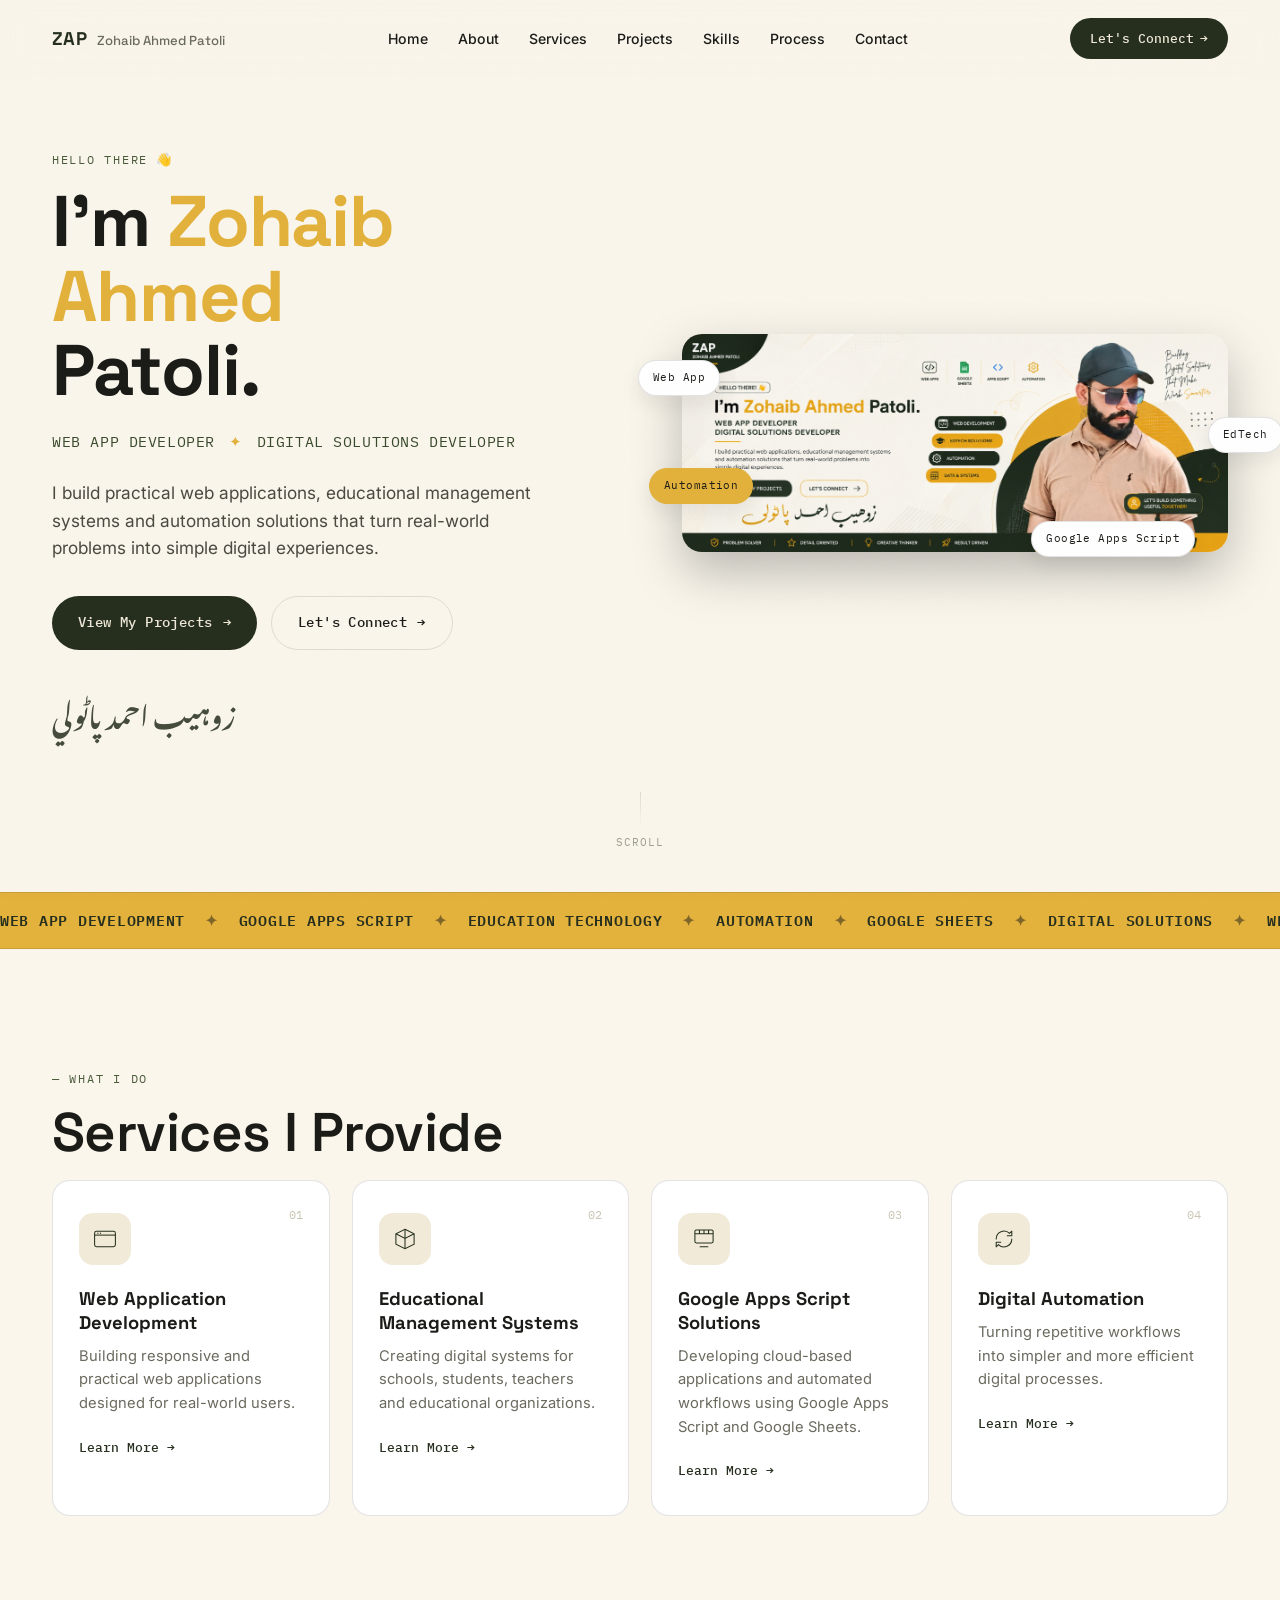
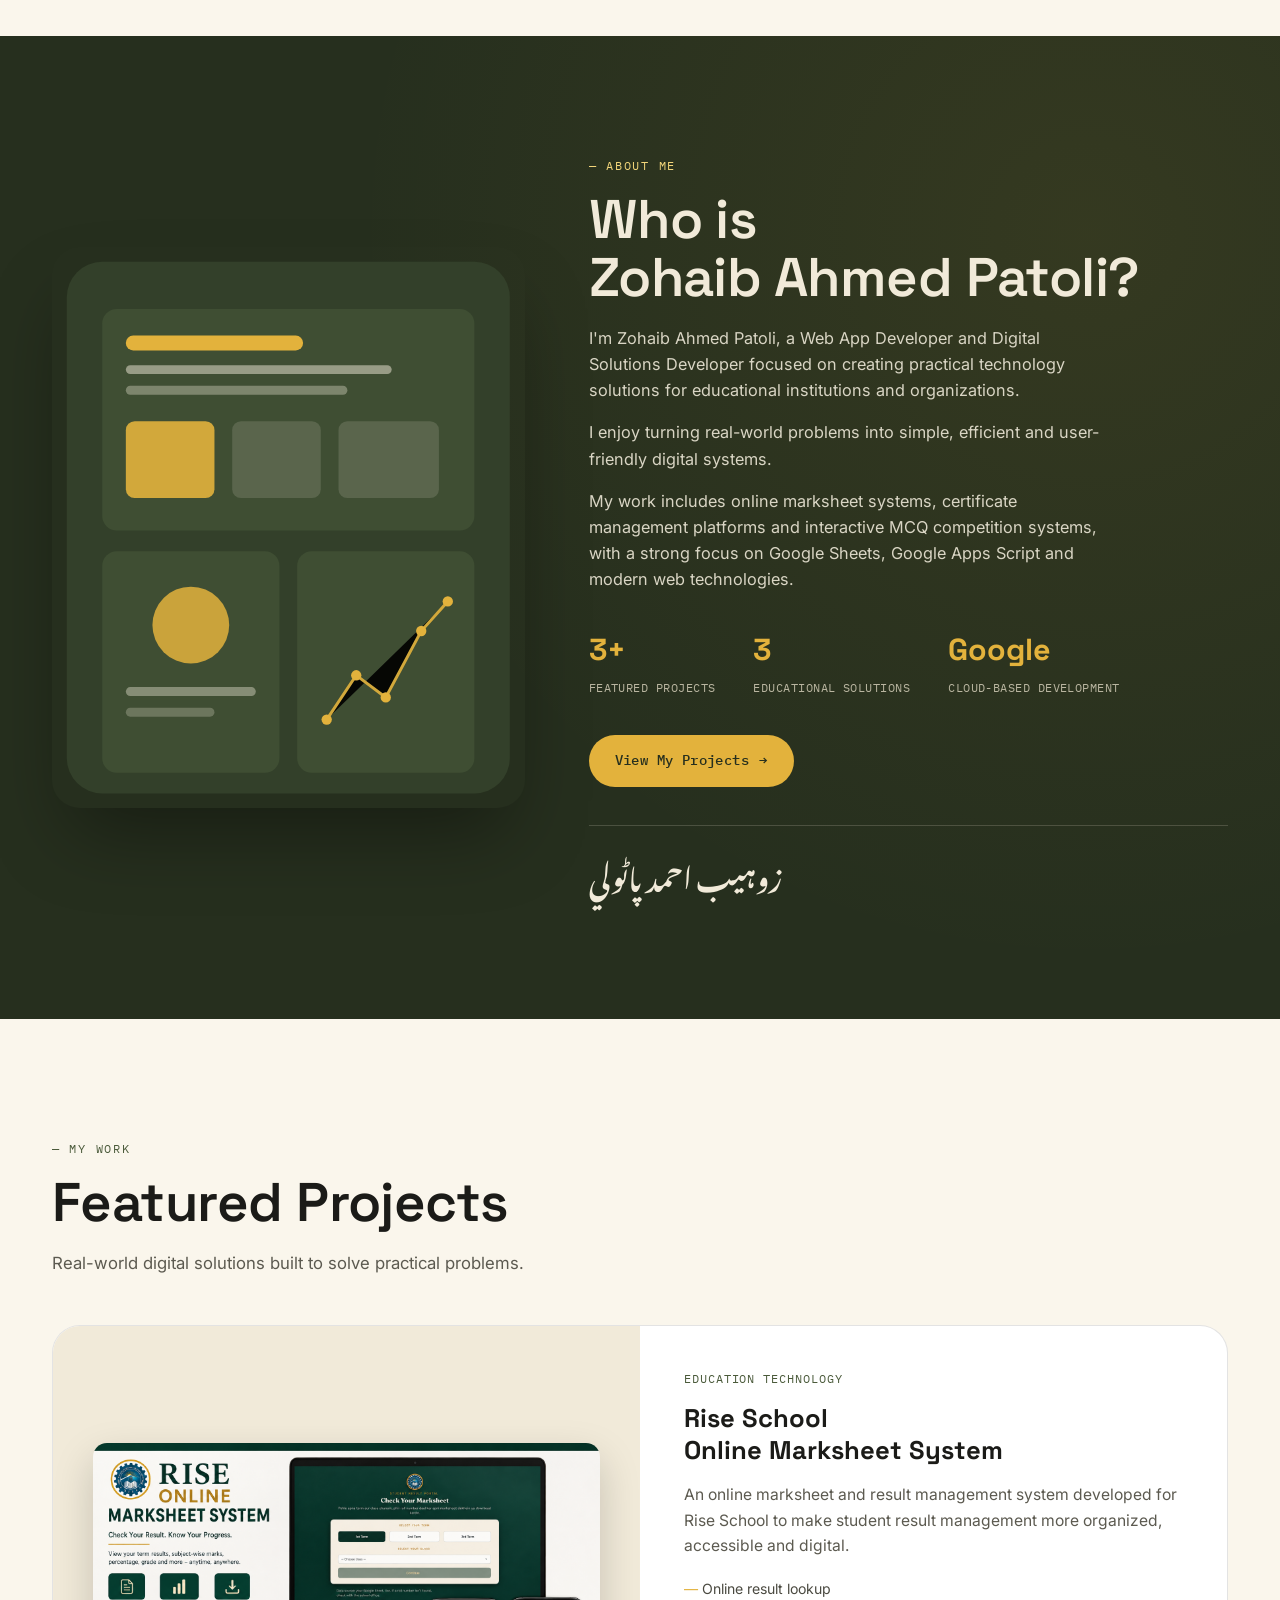
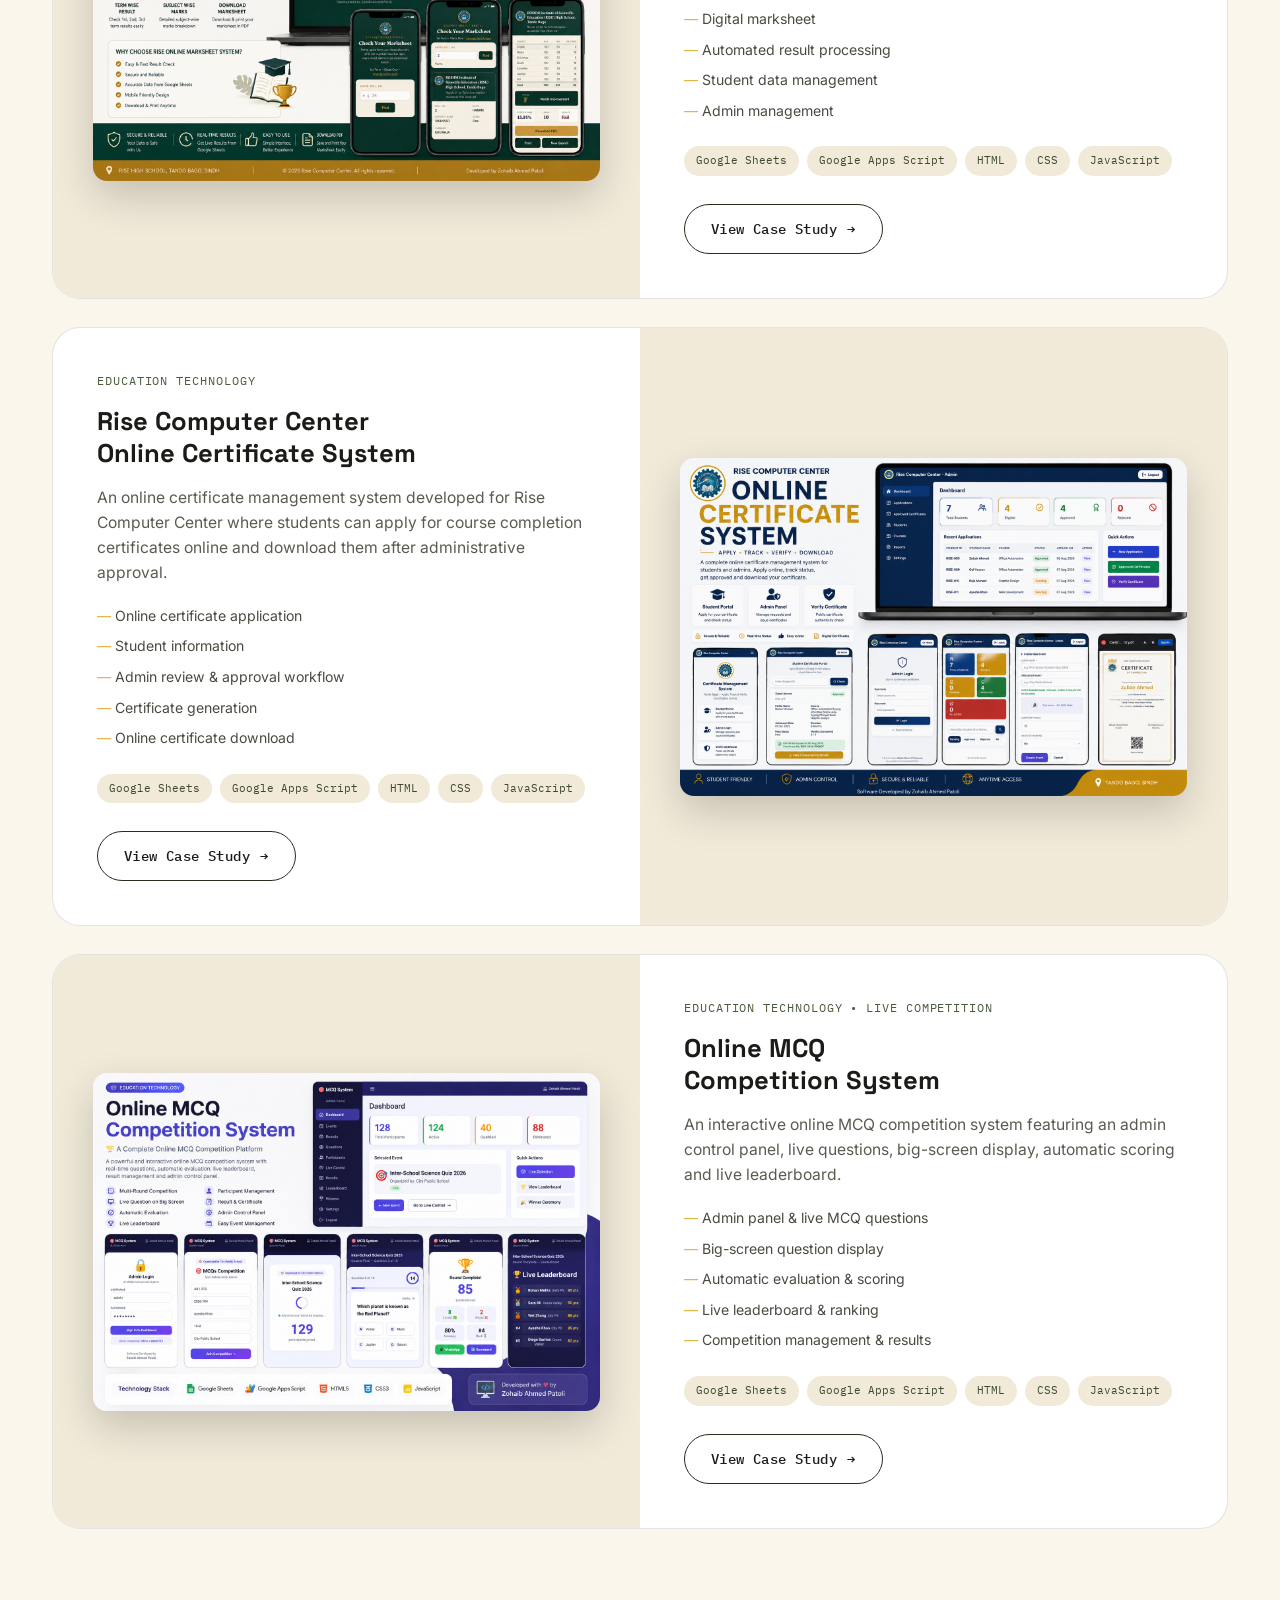
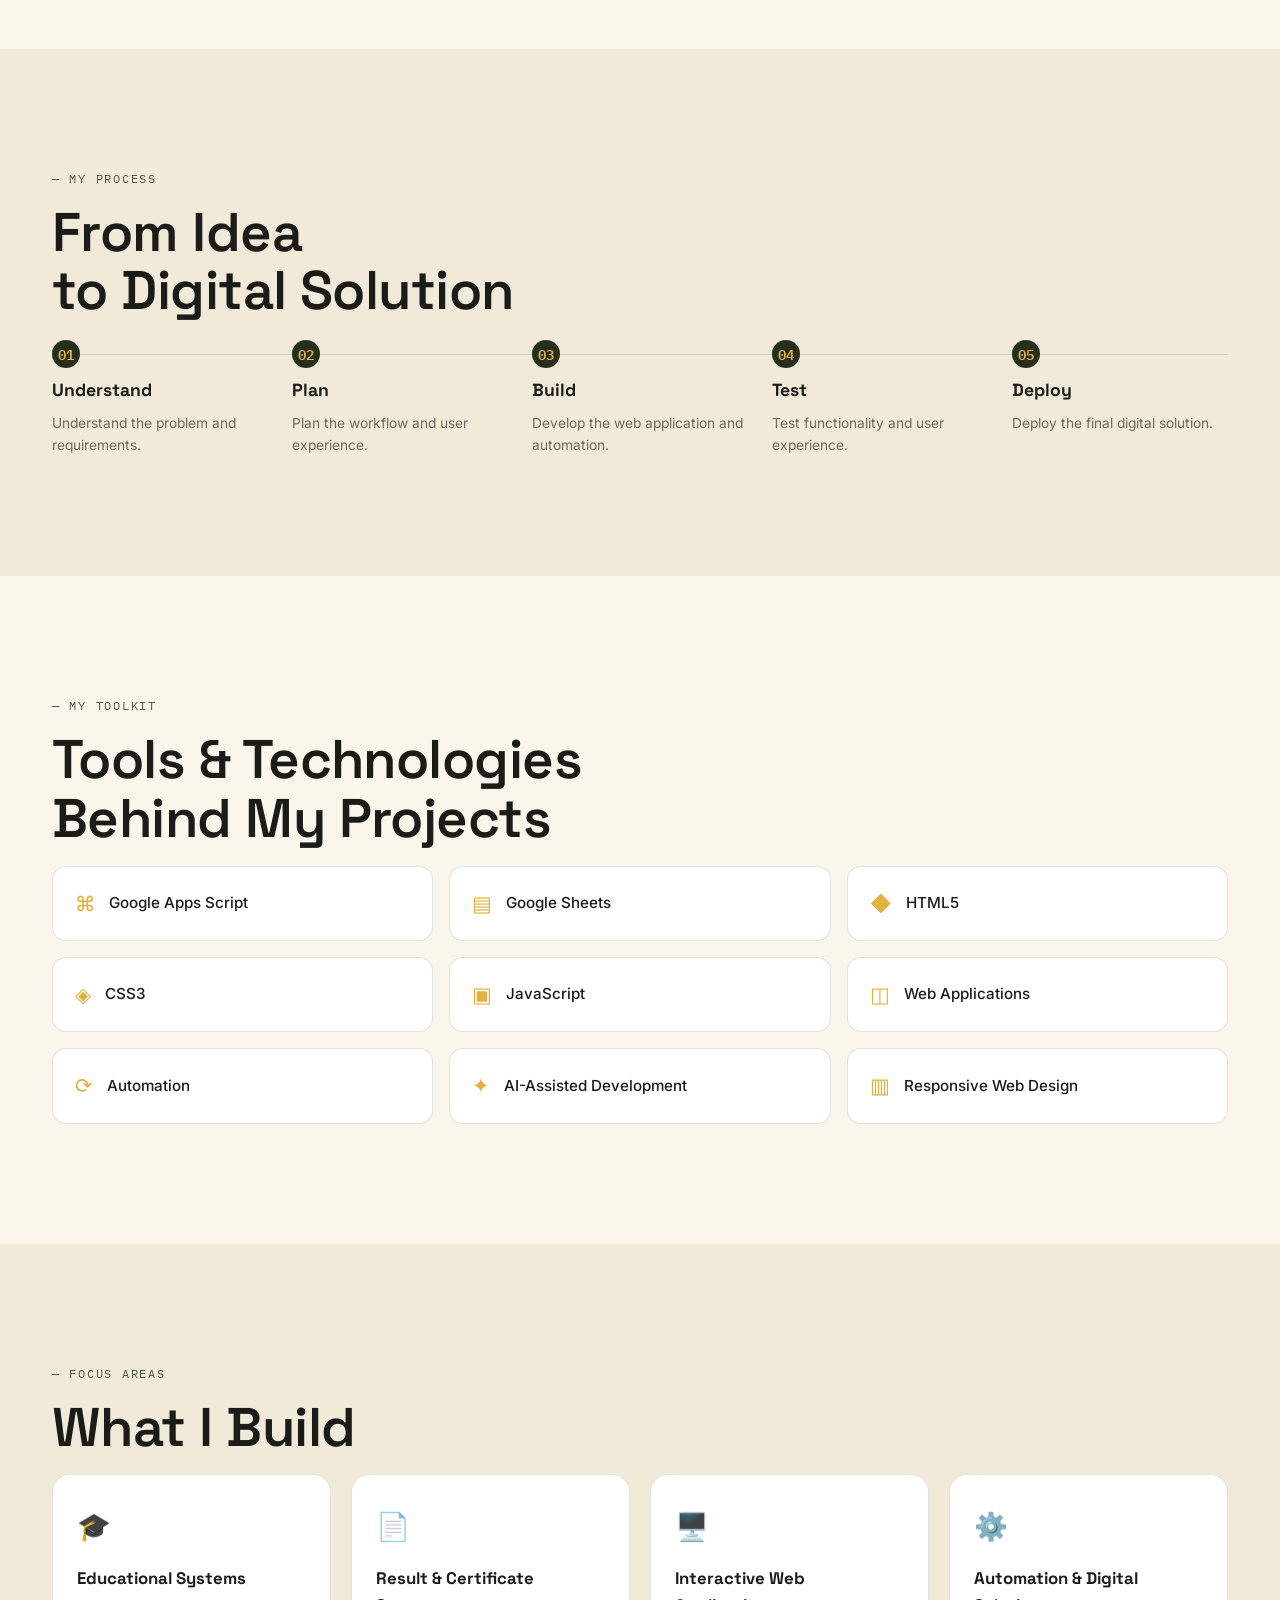
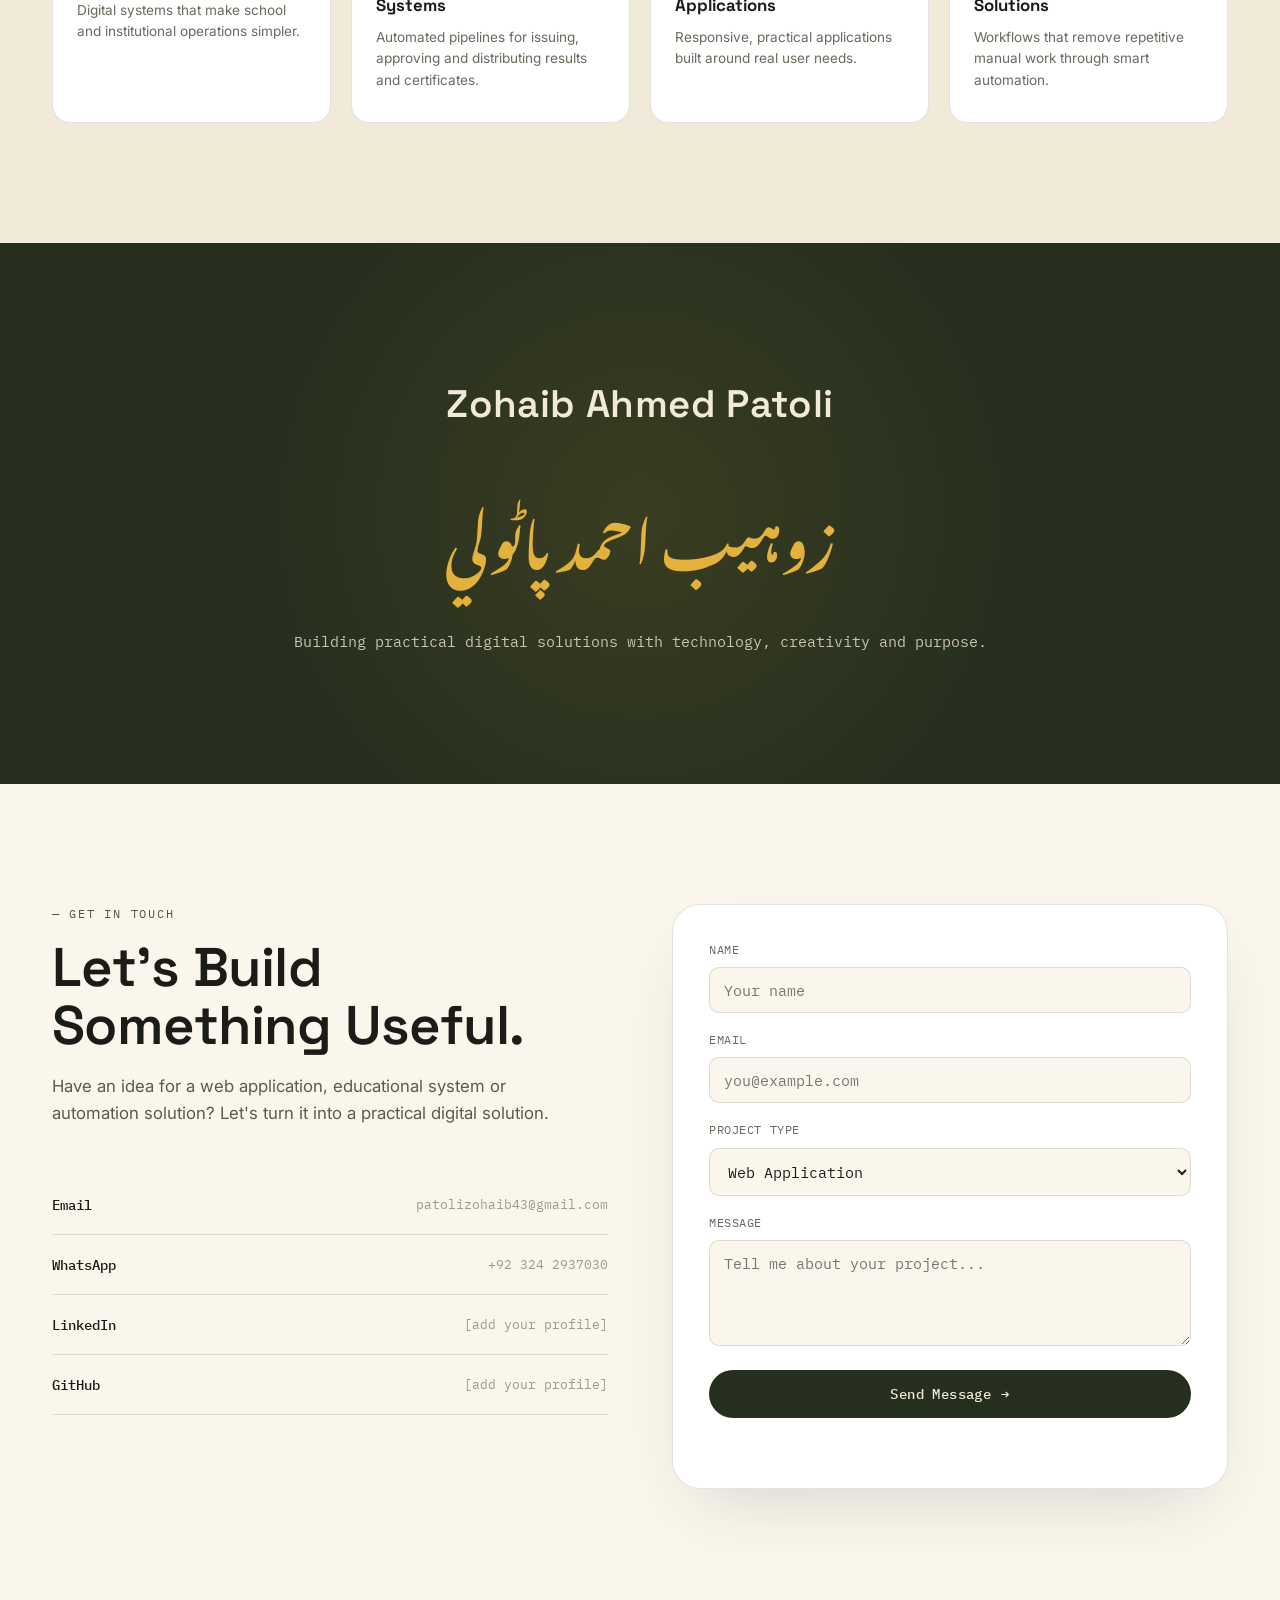
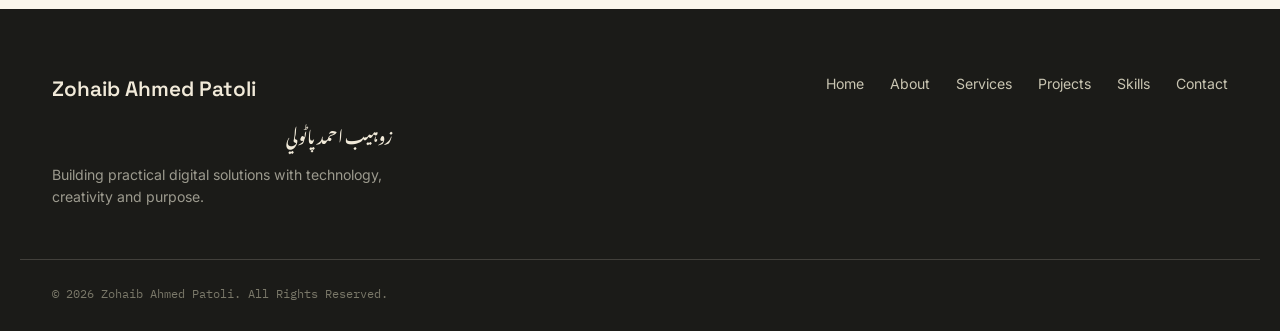
<file: index.html>
<!DOCTYPE html>
<html lang="en">
<head>
<meta charset="UTF-8">
<meta name="viewport" content="width=device-width, initial-scale=1.0">
<title>Zohaib Ahmed Patoli | Web App Developer &amp; Digital Solutions</title>
<meta name="description" content="Portfolio of Zohaib Ahmed Patoli — Web App Developer specializing in Google Apps Script, Google Sheets, automation and practical educational digital solutions.">
<meta property="og:title" content="Zohaib Ahmed Patoli | Web App Developer & Digital Solutions">
<meta property="og:description" content="Practical web applications, educational management systems and automation solutions.">
<meta property="og:type" content="website">
<link rel="icon" href="data:image/svg+xml,<svg xmlns=%22http://www.w3.org/2000/svg%22 viewBox=%220 0 100 100%22><rect width=%22100%22 height=%22100%22 rx=%2222%22 fill=%22%23262F1E%22/><text x=%2250%22 y=%2266%22 font-size=%2250%22 fill=%22%23E3B23C%22 text-anchor=%22middle%22 font-family=%22Georgia%22>Z</text></svg>">
<link rel="preconnect" href="https://fonts.googleapis.com">
<link rel="preconnect" href="https://fonts.gstatic.com" crossorigin>
<link href="https://fonts.googleapis.com/css2?family=Space+Grotesk:wght@400;500;600;700&family=Inter:wght@400;500;600;700&family=IBM+Plex+Mono:wght@400;500;600&family=Noto+Nastaliq+Urdu:wght@400;600;700&display=swap" rel="stylesheet">
<link rel="stylesheet" href="styles.css">
</head>
<body>

<div class="grain"></div>
<div class="cursor-dot" id="cursorDot"></div>

<!-- ============ NAV ============ -->
<nav class="nav" id="nav">
  <div class="nav-inner">
    <a href="#home" class="nav-logo">
      <span class="nav-logo-mark">ZAP</span>
      <span class="nav-logo-full">Zohaib&nbsp;Ahmed&nbsp;Patoli</span>
    </a>
    <ul class="nav-links" id="navLinks">
      <li><a href="#home">Home</a></li>
      <li><a href="#about">About</a></li>
      <li><a href="#services">Services</a></li>
      <li><a href="#projects">Projects</a></li>
      <li><a href="#skills">Skills</a></li>
      <li><a href="#process">Process</a></li>
      <li><a href="#contact">Contact</a></li>
    </ul>
    <a href="#contact" class="nav-cta">Let's Connect <span class="arrow">→</span></a>
    <button class="nav-burger" id="navBurger" aria-label="Open menu" aria-expanded="false">
      <span></span><span></span><span></span>
    </button>
  </div>
  <div class="nav-mobile" id="navMobile">
    <a href="#home">Home</a>
    <a href="#about">About</a>
    <a href="#services">Services</a>
    <a href="#projects">Projects</a>
    <a href="#skills">Skills</a>
    <a href="#process">Process</a>
    <a href="#contact">Contact</a>
    <a href="#contact" class="nav-mobile-cta">Let's Connect →</a>
  </div>
</nav>

<!-- ============ HERO ============ -->
<header class="hero" id="home">
  <div class="hero-inner">
    <div class="hero-left" data-reveal>
      <p class="eyebrow">Hello there <span class="wave">👋</span></p>
      <h1 class="hero-title">
        I'm <span class="hl">Zohaib</span> <span class="hl">Ahmed</span><br>
        Patoli.
      </h1>
      <p class="hero-role">
        <span>Web App Developer</span>
        <span class="dot">✦</span>
        <span>Digital Solutions Developer</span>
      </p>
      <p class="hero-desc">I build practical web applications, educational management systems and automation solutions that turn real-world problems into simple digital experiences.</p>

      <div class="hero-actions">
        <a href="#projects" class="btn btn-dark">View My Projects <span class="arrow">→</span></a>
        <a href="#contact" class="btn btn-ghost">Let's Connect <span class="arrow">→</span></a>
      </div>

      <div class="hero-signature">
        <span class="urdu">زوہیب احمد پاڻولي</span>
      </div>
    </div>

    <div class="hero-right" data-reveal>
      <div class="hero-visual" style="position:relative;">
        <img src="banner.jpg" alt="Zohaib Ahmed Patoli — Web App Developer &amp; Digital Solutions Developer"
             style="width:100%; height:auto; border-radius:20px; box-shadow:0 20px 50px rgba(0,0,0,0.25); display:block;">

        <span class="float-label fl-1">Web App</span>
        <span class="float-label fl-2">Automation</span>
        <span class="float-label fl-3">EdTech</span>
        <span class="float-label fl-4">Google Apps Script</span>
      </div>
    </div>
  </div>

  <div class="scroll-cue" aria-hidden="true">
    <span></span>
    <p>Scroll</p>
  </div>
</header>

<!-- ============ MARQUEE ============ -->
<div class="marquee">
  <div class="marquee-track">
    <span>WEB APP DEVELOPMENT</span><span class="sep">✦</span>
    <span>GOOGLE APPS SCRIPT</span><span class="sep">✦</span>
    <span>EDUCATION TECHNOLOGY</span><span class="sep">✦</span>
    <span>AUTOMATION</span><span class="sep">✦</span>
    <span>GOOGLE SHEETS</span><span class="sep">✦</span>
    <span>DIGITAL SOLUTIONS</span><span class="sep">✦</span>
    <span>WEB APP DEVELOPMENT</span><span class="sep">✦</span>
    <span>GOOGLE APPS SCRIPT</span><span class="sep">✦</span>
    <span>EDUCATION TECHNOLOGY</span><span class="sep">✦</span>
    <span>AUTOMATION</span><span class="sep">✦</span>
    <span>GOOGLE SHEETS</span><span class="sep">✦</span>
    <span>DIGITAL SOLUTIONS</span><span class="sep">✦</span>
  </div>
</div>

<!-- ============ SERVICES ============ -->
<section class="section" id="services">
  <div class="container">
    <p class="eyebrow" data-reveal>— What I Do</p>
    <h2 class="section-title" data-reveal>Services I Provide</h2>

    <div class="services-grid">
      <article class="service-card" data-reveal>
        <span class="service-num">01</span>
        <div class="service-icon" aria-hidden="true">
          <svg viewBox="0 0 40 40" fill="none"><rect x="4" y="8" width="32" height="24" rx="3" stroke="currentColor" stroke-width="1.6"/><path d="M4 14h32" stroke="currentColor" stroke-width="1.6"/><circle cx="9" cy="11" r="1" fill="currentColor"/><circle cx="13" cy="11" r="1" fill="currentColor"/></svg>
        </div>
        <h3>Web Application Development</h3>
        <p>Building responsive and practical web applications designed for real-world users.</p>
        <a href="#projects" class="card-link">Learn More <span class="arrow">→</span></a>
      </article>

      <article class="service-card" data-reveal>
        <span class="service-num">02</span>
        <div class="service-icon" aria-hidden="true">
          <svg viewBox="0 0 40 40" fill="none"><path d="M20 5 34 12v16L20 35 6 28V12L20 5Z" stroke="currentColor" stroke-width="1.6"/><path d="M20 5v30M6 12l14 7 14-7" stroke="currentColor" stroke-width="1.6"/></svg>
        </div>
        <h3>Educational Management Systems</h3>
        <p>Creating digital systems for schools, students, teachers and educational organizations.</p>
        <a href="#projects" class="card-link">Learn More <span class="arrow">→</span></a>
      </article>

      <article class="service-card" data-reveal>
        <span class="service-num">03</span>
        <div class="service-icon" aria-hidden="true">
          <svg viewBox="0 0 40 40" fill="none"><rect x="6" y="6" width="28" height="20" rx="2" stroke="currentColor" stroke-width="1.6"/><path d="M6 12h28M13 6v6M20 6v6M27 6v6" stroke="currentColor" stroke-width="1.6"/><path d="M14 32h12" stroke="currentColor" stroke-width="1.6" stroke-linecap="round"/></svg>
        </div>
        <h3>Google Apps Script Solutions</h3>
        <p>Developing cloud-based applications and automated workflows using Google Apps Script and Google Sheets.</p>
        <a href="#projects" class="card-link">Learn More <span class="arrow">→</span></a>
      </article>

      <article class="service-card" data-reveal>
        <span class="service-num">04</span>
        <div class="service-icon" aria-hidden="true">
          <svg viewBox="0 0 40 40" fill="none"><path d="M8 20a12 12 0 0 1 20.5-8.5L32 8M32 8v7h-7" stroke="currentColor" stroke-width="1.6" stroke-linecap="round" stroke-linejoin="round"/><path d="M32 20a12 12 0 0 1-20.5 8.5L8 32M8 32v-7h7" stroke="currentColor" stroke-width="1.6" stroke-linecap="round" stroke-linejoin="round"/></svg>
        </div>
        <h3>Digital Automation</h3>
        <p>Turning repetitive workflows into simpler and more efficient digital processes.</p>
        <a href="#projects" class="card-link">Learn More <span class="arrow">→</span></a>
      </article>
    </div>
  </div>
</section>

<!-- ============ ABOUT ============ -->
<section class="about" id="about">
  <div class="container about-inner">
    <div class="about-visual" data-reveal>
      <div class="about-visual-frame">
        <svg viewBox="0 0 320 380" class="about-illustration" aria-hidden="true">
          <rect x="10" y="10" width="300" height="360" rx="24" fill="#33402A"/>
          <rect x="34" y="42" width="252" height="150" rx="10" fill="#3F4E33"/>
          <rect x="50" y="60" width="120" height="10" rx="5" fill="#E3B23C"/>
          <rect x="50" y="80" width="180" height="6" rx="3" fill="#F1EAD9" opacity="0.5"/>
          <rect x="50" y="94" width="150" height="6" rx="3" fill="#F1EAD9" opacity="0.35"/>
          <rect x="50" y="118" width="60" height="52" rx="6" fill="#E3B23C" opacity="0.9"/>
          <rect x="122" y="118" width="60" height="52" rx="6" fill="#F1EAD9" opacity="0.15"/>
          <rect x="194" y="118" width="68" height="52" rx="6" fill="#F1EAD9" opacity="0.15"/>
          <rect x="34" y="206" width="120" height="150" rx="10" fill="#3F4E33"/>
          <circle cx="94" cy="256" r="26" fill="#E3B23C" opacity="0.85"/>
          <rect x="50" y="298" width="88" height="6" rx="3" fill="#F1EAD9" opacity="0.4"/>
          <rect x="50" y="312" width="60" height="6" rx="3" fill="#F1EAD9" opacity="0.25"/>
          <rect x="166" y="206" width="120" height="150" rx="10" fill="#3F4E33"/>
          <g stroke="#E3B23C" stroke-width="2" opacity="0.9">
            <path d="M186 320 L206 290 L226 305 L250 260 L268 240"/>
          </g>
          <circle cx="186" cy="320" r="3.5" fill="#E3B23C"/>
          <circle cx="206" cy="290" r="3.5" fill="#E3B23C"/>
          <circle cx="226" cy="305" r="3.5" fill="#E3B23C"/>
          <circle cx="250" cy="260" r="3.5" fill="#E3B23C"/>
          <circle cx="268" cy="240" r="3.5" fill="#E3B23C"/>
        </svg>
      </div>
    </div>

    <div class="about-content" data-reveal>
      <p class="eyebrow eyebrow--light">— About Me</p>
      <h2 class="section-title section-title--light">Who is<br>Zohaib Ahmed Patoli?</h2>
      <p class="about-text">I'm Zohaib Ahmed Patoli, a Web App Developer and Digital Solutions Developer focused on creating practical technology solutions for educational institutions and organizations.</p>
      <p class="about-text">I enjoy turning real-world problems into simple, efficient and user-friendly digital systems.</p>
      <p class="about-text">My work includes online marksheet systems, certificate management platforms and interactive MCQ competition systems, with a strong focus on Google Sheets, Google Apps Script and modern web technologies.</p>

      <div class="about-stats">
        <div class="stat">
          <span class="stat-num">3+</span>
          <span class="stat-label">Featured Projects</span>
        </div>
        <div class="stat">
          <span class="stat-num">3</span>
          <span class="stat-label">Educational Solutions</span>
        </div>
        <div class="stat">
          <span class="stat-num">Google</span>
          <span class="stat-label">Cloud-Based Development</span>
        </div>
      </div>

      <a href="#projects" class="btn btn-gold">View My Projects <span class="arrow">→</span></a>

      <div class="about-sign">
        <span class="urdu urdu--light">زوہیب احمد پاڻولي</span>
      </div>
    </div>
  </div>
</section>

<!-- ============ PROJECTS ============ -->
<section class="section" id="projects">
  <div class="container">
    <p class="eyebrow" data-reveal>— My Work</p>
    <h2 class="section-title" data-reveal>Featured Projects</h2>
    <p class="section-sub" data-reveal>Real-world digital solutions built to solve practical problems.</p>

    <div class="projects-list">

      <!-- PROJECT 01 -->
      <article class="project-card" data-reveal>
        <div class="project-visual">
          <img src="project-marksheet.png" alt="Rise Online Marksheet System screenshot"
             style="width:100%; height:auto; border-radius:14px; box-shadow:0 16px 40px rgba(0,0,0,0.18); display:block;">
        </div>
        <div class="project-info">
          <span class="project-cat">Education Technology</span>
          <h3>Rise School<br>Online Marksheet System</h3>
          <p>An online marksheet and result management system developed for Rise School to make student result management more organized, accessible and digital.</p>
          <ul class="project-features">
            <li>Online result lookup</li>
            <li>Digital marksheet</li>
            <li>Automated result processing</li>
            <li>Student data management</li>
            <li>Admin management</li>
          </ul>
          <div class="tech-badges">
            <span>Google Sheets</span><span>Google Apps Script</span><span>HTML</span><span>CSS</span><span>JavaScript</span>
          </div>
          <button class="btn btn-outline case-study-btn" data-project="marksheet">View Case Study <span class="arrow">→</span></button>
        </div>
      </article>

      <!-- PROJECT 02 -->
      <article class="project-card project-card--reverse" data-reveal>
        <div class="project-visual">
          <img src="project-certificate.png" alt="Rise Computer Center Online Certificate System screenshot"
             style="width:100%; height:auto; border-radius:14px; box-shadow:0 16px 40px rgba(0,0,0,0.18); display:block;">
        </div>
        <div class="project-info">
          <span class="project-cat">Education Technology</span>
          <h3>Rise Computer Center<br>Online Certificate System</h3>
          <p>An online certificate management system developed for Rise Computer Center where students can apply for course completion certificates online and download them after administrative approval.</p>
          <ul class="project-features">
            <li>Online certificate application</li>
            <li>Student information</li>
            <li>Admin review &amp; approval workflow</li>
            <li>Certificate generation</li>
            <li>Online certificate download</li>
          </ul>
          <div class="tech-badges">
            <span>Google Sheets</span><span>Google Apps Script</span><span>HTML</span><span>CSS</span><span>JavaScript</span>
          </div>
          <button class="btn btn-outline case-study-btn" data-project="certificate">View Case Study <span class="arrow">→</span></button>
        </div>
      </article>

      <!-- PROJECT 03 -->
      <article class="project-card" data-reveal>
        <div class="project-visual">
          <img src="project-mcq.png" alt="Online MCQ Competition System screenshot"
             style="width:100%; height:auto; border-radius:14px; box-shadow:0 16px 40px rgba(0,0,0,0.18); display:block;">
        </div>
        <div class="project-info">
          <span class="project-cat">Education Technology • Live Competition</span>
          <h3>Online MCQ<br>Competition System</h3>
          <p>An interactive online MCQ competition system featuring an admin control panel, live questions, big-screen display, automatic scoring and live leaderboard.</p>
          <ul class="project-features">
            <li>Admin panel &amp; live MCQ questions</li>
            <li>Big-screen question display</li>
            <li>Automatic evaluation &amp; scoring</li>
            <li>Live leaderboard &amp; ranking</li>
            <li>Competition management &amp; results</li>
          </ul>
          <div class="tech-badges">
            <span>Google Sheets</span><span>Google Apps Script</span><span>HTML</span><span>CSS</span><span>JavaScript</span>
          </div>
          <button class="btn btn-outline case-study-btn" data-project="mcq">View Case Study <span class="arrow">→</span></button>
        </div>
      </article>

    </div>
  </div>
</section>

<!-- ============ PROCESS ============ -->
<section class="section section--cream" id="process">
  <div class="container">
    <p class="eyebrow" data-reveal>— My Process</p>
    <h2 class="section-title" data-reveal>From Idea<br>to Digital Solution</h2>

    <div class="timeline">
      <div class="timeline-line" aria-hidden="true"></div>
      <div class="timeline-step" data-reveal>
        <span class="tl-num">01</span>
        <h3>Understand</h3>
        <p>Understand the problem and requirements.</p>
      </div>
      <div class="timeline-step" data-reveal>
        <span class="tl-num">02</span>
        <h3>Plan</h3>
        <p>Plan the workflow and user experience.</p>
      </div>
      <div class="timeline-step" data-reveal>
        <span class="tl-num">03</span>
        <h3>Build</h3>
        <p>Develop the web application and automation.</p>
      </div>
      <div class="timeline-step" data-reveal>
        <span class="tl-num">04</span>
        <h3>Test</h3>
        <p>Test functionality and user experience.</p>
      </div>
      <div class="timeline-step" data-reveal>
        <span class="tl-num">05</span>
        <h3>Deploy</h3>
        <p>Deploy the final digital solution.</p>
      </div>
    </div>
  </div>
</section>

<!-- ============ TOOLKIT ============ -->
<section class="section" id="skills">
  <div class="container">
    <p class="eyebrow" data-reveal>— My Toolkit</p>
    <h2 class="section-title" data-reveal>Tools &amp; Technologies<br>Behind My Projects</h2>

    <div class="tool-grid">
      <div class="tool-card" data-reveal><span class="tool-icon">⌘</span><span>Google Apps Script</span></div>
      <div class="tool-card" data-reveal><span class="tool-icon">▤</span><span>Google Sheets</span></div>
      <div class="tool-card" data-reveal><span class="tool-icon">◆</span><span>HTML5</span></div>
      <div class="tool-card" data-reveal><span class="tool-icon">◈</span><span>CSS3</span></div>
      <div class="tool-card" data-reveal><span class="tool-icon">▣</span><span>JavaScript</span></div>
      <div class="tool-card" data-reveal><span class="tool-icon">◫</span><span>Web Applications</span></div>
      <div class="tool-card" data-reveal><span class="tool-icon">⟳</span><span>Automation</span></div>
      <div class="tool-card" data-reveal><span class="tool-icon">✦</span><span>AI-Assisted Development</span></div>
      <div class="tool-card" data-reveal><span class="tool-icon">▥</span><span>Responsive Web Design</span></div>
    </div>
  </div>
</section>

<!-- ============ WHAT I BUILD ============ -->
<section class="section section--cream" id="build">
  <div class="container">
    <p class="eyebrow" data-reveal>— Focus Areas</p>
    <h2 class="section-title" data-reveal>What I Build</h2>

    <div class="build-grid">
      <div class="build-card" data-reveal>
        <div class="build-icon">🎓</div>
        <h3>Educational Systems</h3>
        <p>Digital systems that make school and institutional operations simpler.</p>
      </div>
      <div class="build-card" data-reveal>
        <div class="build-icon">📄</div>
        <h3>Result &amp; Certificate Systems</h3>
        <p>Automated pipelines for issuing, approving and distributing results and certificates.</p>
      </div>
      <div class="build-card" data-reveal>
        <div class="build-icon">🖥️</div>
        <h3>Interactive Web Applications</h3>
        <p>Responsive, practical applications built around real user needs.</p>
      </div>
      <div class="build-card" data-reveal>
        <div class="build-icon">⚙️</div>
        <h3>Automation &amp; Digital Solutions</h3>
        <p>Workflows that remove repetitive manual work through smart automation.</p>
      </div>
    </div>
  </div>
</section>

<!-- ============ PERSONAL BRANDING ============ -->
<section class="branding">
  <div class="container branding-inner" data-reveal>
    <p class="branding-name">Zohaib Ahmed Patoli</p>
    <p class="urdu urdu--brand">زوہیب احمد پاڻولي</p>
    <p class="branding-tagline">Building practical digital solutions with technology, creativity and purpose.</p>
  </div>
</section>

<!-- ============ CONTACT ============ -->
<section class="section" id="contact">
  <div class="container contact-inner">
    <div class="contact-left" data-reveal>
      <p class="eyebrow">— Get in Touch</p>
      <h2 class="section-title">Let's Build<br>Something Useful.</h2>
      <p class="section-sub">Have an idea for a web application, educational system or automation solution? Let's turn it into a practical digital solution.</p>

      <div class="contact-channels">
        <a href="mailto:patolizohaib43@gmail.com" class="channel">Email <span class="channel-value">patolizohaib43@gmail.com</span></a>
        <a href="https://wa.me/923242937030" target="_blank" rel="noopener" class="channel">WhatsApp <span class="channel-value">+92 324 2937030</span></a>
        <a href="#" class="channel">LinkedIn <span class="channel-value">[add your profile]</span></a>
        <a href="#" class="channel">GitHub <span class="channel-value">[add your profile]</span></a>
      </div>
    </div>

    <form class="contact-form" data-reveal id="contactForm">
      <label>Name
        <input type="text" name="name" placeholder="Your name" required>
      </label>
      <label>Email
        <input type="email" name="email" placeholder="you@example.com" required>
      </label>
      <label>Project Type
        <select name="projectType">
          <option>Web Application</option>
          <option>Educational System</option>
          <option>Automation</option>
          <option>Google Apps Script</option>
          <option>Custom Digital Solution</option>
          <option>Other</option>
        </select>
      </label>
      <label>Message
        <textarea name="message" rows="4" placeholder="Tell me about your project..." required></textarea>
      </label>
      <button type="submit" class="btn btn-dark btn-full">Send Message <span class="arrow">→</span></button>
      <p class="form-note" id="formNote"></p>
    </form>
  </div>
</section>

<!-- ============ FOOTER ============ -->
<footer class="footer">
  <div class="container footer-inner">
    <div class="footer-brand">
      <p class="footer-name">Zohaib Ahmed Patoli</p>
      <p class="urdu urdu--light">زوہیب احمد پاڻولي</p>
      <p class="footer-tagline">Building practical digital solutions with technology, creativity and purpose.</p>
    </div>
    <nav class="footer-nav">
      <a href="#home">Home</a>
      <a href="#about">About</a>
      <a href="#services">Services</a>
      <a href="#projects">Projects</a>
      <a href="#skills">Skills</a>
      <a href="#contact">Contact</a>
    </nav>
  </div>
  <div class="container footer-bottom">
    <p>© 2026 Zohaib Ahmed Patoli. All Rights Reserved.</p>
  </div>
</footer>

<!-- ============ PROJECT MODAL ============ -->
<div class="modal-overlay" id="modalOverlay">
  <div class="modal" id="modal" role="dialog" aria-modal="true">
    <button class="modal-close" id="modalClose" aria-label="Close case study">✕</button>
    <div class="modal-content" id="modalContent"></div>
  </div>
</div>

<script src="script.js"></script>
</body>
</html>
</file>
<file: styles.css>
/* =========================================================
   ZOHAIB AHMED PATOLI — PORTFOLIO
   Design tokens
   ========================================================= */
:root{
  --bg:            #FAF6EC;
  --cream:         #F1EAD9;
  --olive:         #262F1E;
  --olive-2:       #3A4A2C;
  --olive-3:       #4A5A3A;
  --gold:          #E3B23C;
  --gold-light:    #F3D67A;
  --charcoal:      #1B1B18;
  --line:          rgba(27,27,24,0.12);
  --line-light:    rgba(241,234,217,0.18);

  --font-display:  'Space Grotesk', sans-serif;
  --font-body:     'Inter', sans-serif;
  --font-mono:     'IBM Plex Mono', monospace;
  --font-urdu:     'Noto Nastaliq Urdu', serif;

  --container: 1240px;
  --radius-lg: 28px;
  --radius-md: 18px;
  --radius-sm: 10px;

  --ease: cubic-bezier(.16,.8,.24,1);
}

*,*::before,*::after{ box-sizing:border-box; }
html{ scroll-behavior:smooth; }
@media (prefers-reduced-motion: reduce){
  html{ scroll-behavior:auto; }
  *{ animation-duration:0.01ms !important; animation-iteration-count:1 !important; transition-duration:0.01ms !important; scroll-behavior:auto !important; }
}

body{
  margin:0;
  background:var(--bg);
  color:var(--charcoal);
  font-family:var(--font-body);
  font-size:16px;
  line-height:1.6;
  -webkit-font-smoothing:antialiased;
  overflow-x:hidden;
}

img,svg{ max-width:100%; display:block; }
a{ color:inherit; text-decoration:none; }
ul{ list-style:none; margin:0; padding:0; }
button{ font-family:inherit; cursor:pointer; background:none; border:none; }
input,textarea,select{ font-family:inherit; font-size:0.95rem; }

.container{
  max-width:var(--container);
  margin:0 auto;
  padding:0 32px;
}

::selection{ background:var(--gold); color:var(--olive); }

/* focus visibility */
a:focus-visible, button:focus-visible, input:focus-visible, textarea:focus-visible, select:focus-visible{
  outline:2px solid var(--gold);
  outline-offset:3px;
  border-radius:4px;
}

/* subtle grain overlay for premium texture */
.grain{
  position:fixed; inset:0; pointer-events:none; z-index:9999;
  opacity:0.035;
  background-image:url("data:image/svg+xml,%3Csvg xmlns='http://www.w3.org/2000/svg' width='120' height='120'%3E%3Cfilter id='n'%3E%3CfeTurbulence type='fractalNoise' baseFrequency='0.9' numOctaves='2' stitchTiles='stitch'/%3E%3C/filter%3E%3Crect width='100%25' height='100%25' filter='url(%23n)'/%3E%3C/svg%3E");
  mix-blend-mode:multiply;
}

.urdu{
  font-family:var(--font-urdu);
  font-weight:600;
  direction:rtl;
  color:var(--olive);
}
.urdu--light{ color:var(--cream); }
.urdu--brand{ color:var(--gold); font-size:clamp(2rem, 6vw, 3.6rem); line-height:1.4; }

.eyebrow{
  font-family:var(--font-mono);
  font-size:0.78rem;
  letter-spacing:0.14em;
  text-transform:uppercase;
  color:var(--olive-3);
  margin:0 0 14px;
  display:flex;
  align-items:center;
  gap:8px;
}
.eyebrow--light{ color:var(--gold-light); }

.wave{ display:inline-block; animation:wave 2.4s ease-in-out infinite; transform-origin:70% 70%; }
@keyframes wave{
  0%,60%,100%{ transform:rotate(0deg); }
  10%{ transform:rotate(14deg); }
  20%{ transform:rotate(-8deg); }
  30%{ transform:rotate(14deg); }
  40%{ transform:rotate(-4deg); }
}

.section-title{
  font-family:var(--font-display);
  font-weight:600;
  font-size:clamp(2.1rem, 4.6vw, 3.4rem);
  line-height:1.08;
  letter-spacing:-0.01em;
  margin:0 0 18px;
  color:var(--charcoal);
}
.section-title--light{ color:var(--cream); }
.section-sub{
  font-size:1.05rem;
  color:#5C5A50;
  max-width:520px;
  margin:0 0 48px;
}

.arrow{ display:inline-block; transition:transform 0.3s var(--ease); }
a:hover .arrow, button:hover .arrow{ transform:translateX(4px); }

/* Buttons */
.btn{
  display:inline-flex;
  align-items:center;
  gap:10px;
  padding:15px 26px;
  border-radius:100px;
  font-family:var(--font-mono);
  font-size:0.85rem;
  letter-spacing:0.03em;
  font-weight:500;
  transition:transform 0.35s var(--ease), background 0.3s, color 0.3s, box-shadow 0.3s;
  white-space:nowrap;
}
.btn-dark{ background:var(--olive); color:var(--cream); }
.btn-dark:hover{ background:var(--charcoal); transform:translateY(-2px); box-shadow:0 10px 24px rgba(38,47,30,0.28); }
.btn-ghost{ background:transparent; color:var(--charcoal); border:1.5px solid var(--line); }
.btn-ghost:hover{ border-color:var(--charcoal); transform:translateY(-2px); }
.btn-gold{ background:var(--gold); color:var(--olive); margin-top:8px; }
.btn-gold:hover{ background:var(--gold-light); transform:translateY(-2px); box-shadow:0 10px 24px rgba(227,178,60,0.35); }
.btn-outline{ background:transparent; color:var(--charcoal); border:1.5px solid var(--olive); }
.btn-outline:hover{ background:var(--olive); color:var(--cream); }
.btn-full{ width:100%; justify-content:center; margin-top:6px; }

/* =========================================================
   NAV
   ========================================================= */
.nav{
  position:sticky; top:0; z-index:500;
  width:100%;
  padding:18px 0;
  background:rgba(250,246,236,0.7);
  backdrop-filter:blur(14px);
  -webkit-backdrop-filter:blur(14px);
  border-bottom:1px solid transparent;
  transition:padding 0.35s var(--ease), background 0.35s, border-color 0.35s, box-shadow 0.35s;
}
.nav.scrolled{
  padding:11px 0;
  background:rgba(250,246,236,0.92);
  border-bottom-color:var(--line);
  box-shadow:0 6px 24px rgba(27,27,24,0.05);
}
.nav-inner{
  max-width:var(--container);
  margin:0 auto;
  padding:0 32px;
  display:flex;
  align-items:center;
  justify-content:space-between;
  gap:24px;
}
.nav-logo{ display:flex; align-items:baseline; gap:10px; font-family:var(--font-display); }
.nav-logo-mark{ font-weight:700; font-size:1.15rem; letter-spacing:0.02em; color:var(--olive); }
.nav-logo-full{ font-size:0.82rem; color:#6b6a5f; font-weight:500; }
@media (max-width:880px){ .nav-logo-full{ display:none; } }

.nav-links{ display:flex; align-items:center; gap:30px; }
.nav-links a{
  font-size:0.88rem; font-weight:500; color:var(--charcoal);
  position:relative; padding:4px 0;
}
.nav-links a::after{
  content:''; position:absolute; left:0; bottom:0; width:0; height:1.5px;
  background:var(--gold); transition:width 0.3s var(--ease);
}
.nav-links a:hover::after{ width:100%; }

.nav-cta{
  font-family:var(--font-mono); font-size:0.82rem; font-weight:500;
  display:flex; align-items:center; gap:6px;
  padding:10px 20px; border-radius:100px;
  background:var(--olive); color:var(--cream);
  transition:background 0.3s, transform 0.3s var(--ease);
}
.nav-cta:hover{ background:var(--charcoal); transform:translateY(-2px); }

.nav-burger{ display:none; flex-direction:column; gap:5px; width:26px; padding:6px 0; }
.nav-burger span{ height:2px; width:100%; background:var(--charcoal); border-radius:2px; transition:transform 0.3s var(--ease), opacity 0.3s; }
.nav-burger.open span:nth-child(1){ transform:translateY(7px) rotate(45deg); }
.nav-burger.open span:nth-child(2){ opacity:0; }
.nav-burger.open span:nth-child(3){ transform:translateY(-7px) rotate(-45deg); }

.nav-mobile{
  display:none; flex-direction:column; gap:2px;
  max-height:0; overflow:hidden;
  transition:max-height 0.4s var(--ease);
  background:var(--bg);
}
.nav-mobile.open{ max-height:520px; border-top:1px solid var(--line); }
.nav-mobile a{ padding:16px 32px; font-size:1rem; border-bottom:1px solid var(--line); }
.nav-mobile-cta{ color:var(--olive); font-weight:600; }

@media (max-width:880px){
  .nav-links{ display:none; }
  .nav-cta{ display:none; }
  .nav-burger{ display:flex; }
  .nav-mobile{ display:flex; }
}

/* =========================================================
   HERO
   ========================================================= */
.hero{
  position:relative;
  padding:72px 0 40px;
  overflow:hidden;
}
.hero-inner{
  max-width:var(--container);
  margin:0 auto;
  padding:0 32px;
  display:grid;
  grid-template-columns:1.05fr 1fr;
  gap:56px;
  align-items:center;
}
.hero-title{
  font-family:var(--font-display);
  font-weight:700;
  font-size:clamp(2.6rem, 5.6vw, 4.6rem);
  line-height:1.04;
  letter-spacing:-0.015em;
  margin:0 0 22px;
}
.hero-title .hl{
  color:var(--gold);
  position:relative;
}
.hero-role{
  display:flex; align-items:center; gap:14px; flex-wrap:wrap;
  font-family:var(--font-mono);
  font-size:0.92rem;
  letter-spacing:0.04em;
  text-transform:uppercase;
  color:var(--olive-2);
  margin:0 0 26px;
}
.hero-role .dot{ color:var(--gold); }
.hero-desc{
  font-size:1.08rem;
  color:#4B4A41;
  max-width:480px;
  margin:0 0 34px;
}
.hero-actions{ display:flex; flex-wrap:wrap; gap:14px; margin-bottom:40px; }
.hero-signature .urdu{ font-size:1.7rem; opacity:0.85; }

/* hero visual */
.hero-right{ position:relative; }
.hero-visual{ position:relative; }

.seal-hero{
  position:absolute;
  top:-46px; right:-10px;
  width:118px; height:118px;
  z-index:3;
}
.seal{
  display:flex; align-items:center; justify-content:center;
  border-radius:50%;
  background:var(--olive);
  box-shadow:0 12px 30px rgba(38,47,30,0.35);
}
.seal-ring{ position:absolute; inset:0; animation:spin 22s linear infinite; }
.seal-ring text{ font-family:var(--font-mono); }
.seal-center{
  font-family:var(--font-urdu);
  color:var(--gold);
  font-size:1.5rem;
  font-weight:700;
  direction:rtl;
}
@keyframes spin{ to{ transform:rotate(360deg); } }

.browser-mock{
  background:#fff;
  border-radius:var(--radius-lg);
  box-shadow:0 30px 70px -20px rgba(38,47,30,0.28), 0 2px 0 rgba(27,27,24,0.03);
  border:1px solid var(--line);
  overflow:hidden;
  transform:rotate(1.2deg);
  transition:transform 0.5s var(--ease);
}
.browser-mock:hover{ transform:rotate(0deg) translateY(-4px); }
.browser-bar{
  display:flex; align-items:center; gap:8px;
  padding:12px 16px;
  background:var(--cream);
  border-bottom:1px solid var(--line);
}
.bdot{ width:9px; height:9px; border-radius:50%; background:#D8D2C0; }
.bdot:nth-child(1){ background:#E3B23C; }
.browser-url{
  margin-left:10px; font-family:var(--font-mono); font-size:0.72rem;
  color:#8a8878; background:#fff; padding:4px 12px; border-radius:100px;
  border:1px solid var(--line); flex:1; max-width:220px;
}
.browser-body{ padding:18px; background:#FDFBF6; display:flex; flex-direction:column; gap:14px; }
.dash-row{ display:grid; grid-template-columns:1.3fr 1fr; gap:14px; }
.dash-card{
  background:#fff; border:1px solid var(--line); border-radius:14px; padding:14px;
}
.dash-title{ font-family:var(--font-mono); font-size:0.68rem; text-transform:uppercase; letter-spacing:0.06em; color:#8a8878; margin-bottom:10px; }
.bar-chart{ display:flex; align-items:flex-end; gap:6px; height:64px; }
.bar-chart span{ flex:1; background:linear-gradient(180deg, var(--gold), var(--gold-light)); border-radius:4px 4px 0 0; }
.sheet-grid{ display:grid; grid-template-columns:repeat(3,1fr); gap:6px; }
.sheet-grid span{ aspect-ratio:1; background:var(--cream); border-radius:4px; }
.sheet-grid span.on{ background:var(--olive-3); }
.dash-card--code{ background:var(--olive); border:none; }
.code-lines{ font-family:var(--font-mono); font-size:0.68rem; color:#D9D4C4; line-height:1.9; }
.code-lines .c-kw{ color:var(--gold-light); }
.code-lines .c-fn{ color:#9FD08A; }
.dash-card--status{ display:flex; flex-direction:column; gap:8px; }
.status-pill{
  font-family:var(--font-mono); font-size:0.68rem; padding:7px 10px; border-radius:8px;
  background:rgba(158,208,138,0.18); color:#3d6b2c; width:fit-content;
}
.status-pill--muted{ background:var(--cream); color:#7a7869; }

.float-label{
  position:absolute;
  font-family:var(--font-mono);
  font-size:0.7rem;
  letter-spacing:0.04em;
  background:#fff;
  border:1px solid var(--line);
  padding:8px 14px;
  border-radius:100px;
  box-shadow:0 8px 20px rgba(27,27,24,0.08);
  animation:float 5s ease-in-out infinite;
}
.fl-1{ top:12%; left:-8%; animation-delay:0s; }
.fl-2{ bottom:22%; left:-6%; animation-delay:0.6s; background:var(--gold); border-color:var(--gold); }
.fl-3{ top:38%; right:-10%; animation-delay:1.2s; }
.fl-4{ bottom:-2%; right:6%; animation-delay:1.8s; }
@keyframes float{
  0%,100%{ transform:translateY(0); }
  50%{ transform:translateY(-10px); }
}
@media (max-width:640px){
  .float-label{ display:none; }
  .seal-hero{ width:88px; height:88px; top:-30px; right:6px; }
  .seal-center{ font-size:1.1rem; }
}

.scroll-cue{
  display:flex; flex-direction:column; align-items:center; gap:8px;
  margin:56px auto 0; width:fit-content;
}
.scroll-cue span{
  width:1px; height:34px; background:linear-gradient(var(--line), transparent);
  position:relative; overflow:hidden;
}
.scroll-cue span::after{
  content:''; position:absolute; top:-100%; left:0; width:100%; height:100%;
  background:var(--olive); animation:scrollcue 1.8s ease-in-out infinite;
}
@keyframes scrollcue{ to{ top:100%; } }
.scroll-cue p{ font-family:var(--font-mono); font-size:0.68rem; letter-spacing:0.1em; text-transform:uppercase; color:#a09e8e; margin:0; }

@media (max-width:960px){
  .hero-inner{ grid-template-columns:1fr; }
  .hero-right{ order:-1; max-width:420px; margin:0 auto; }
}

/* =========================================================
   MARQUEE
   ========================================================= */
.marquee{
  background:var(--gold);
  overflow:hidden;
  padding:16px 0;
  border-top:1px solid rgba(38,47,30,0.15);
  border-bottom:1px solid rgba(38,47,30,0.15);
}
.marquee-track{
  display:flex;
  width:max-content;
  gap:20px;
  animation:marquee 34s linear infinite;
}
.marquee-track span{
  font-family:var(--font-mono);
  font-weight:600;
  font-size:0.92rem;
  letter-spacing:0.05em;
  color:var(--olive);
  white-space:nowrap;
}
.marquee-track .sep{ color:var(--charcoal); opacity:0.5; }
@keyframes marquee{
  from{ transform:translateX(0); }
  to{ transform:translateX(-50%); }
}

/* =========================================================
   GENERIC SECTION
   ========================================================= */
.section{ padding:120px 0; }
.section--cream{ background:var(--cream); }

/* =========================================================
   SERVICES
   ========================================================= */
.services-grid{
  display:grid;
  grid-template-columns:repeat(4, 1fr);
  gap:22px;
}
.service-card{
  background:#fff;
  border:1px solid var(--line);
  border-radius:var(--radius-md);
  padding:32px 26px;
  position:relative;
  transition:transform 0.4s var(--ease), box-shadow 0.4s var(--ease), border-color 0.4s;
}
.service-card:hover{
  transform:translateY(-8px);
  box-shadow:0 24px 50px -16px rgba(38,47,30,0.2);
  border-color:transparent;
}
.service-num{
  position:absolute; top:24px; right:26px;
  font-family:var(--font-mono); font-size:0.75rem; color:#c9c6b4;
}
.service-icon{
  width:52px; height:52px;
  display:flex; align-items:center; justify-content:center;
  border-radius:14px; background:var(--cream); color:var(--olive);
  margin-bottom:22px;
}
.service-icon svg{ width:26px; height:26px; }
.service-card h3{ font-family:var(--font-display); font-size:1.15rem; margin:0 0 10px; line-height:1.3; }
.service-card p{ font-size:0.92rem; color:#6b6a5f; margin:0 0 18px; }
.card-link{ font-family:var(--font-mono); font-size:0.82rem; font-weight:500; color:var(--olive); }

@media (max-width:960px){ .services-grid{ grid-template-columns:1fr 1fr; } }
@media (max-width:600px){ .services-grid{ grid-template-columns:1fr; } }

/* =========================================================
   ABOUT
   ========================================================= */
.about{
  background:var(--olive);
  padding:120px 0;
  position:relative;
  overflow:hidden;
}
.about::before{
  content:'';
  position:absolute; inset:0;
  background:radial-gradient(circle at 85% 20%, rgba(227,178,60,0.08), transparent 55%);
  pointer-events:none;
}
.about-inner{
  display:grid;
  grid-template-columns:0.85fr 1.15fr;
  gap:64px;
  align-items:center;
}
.about-visual-frame{
  border-radius:var(--radius-lg);
  overflow:hidden;
  box-shadow:0 40px 80px -20px rgba(0,0,0,0.4);
}
.about-illustration{ width:100%; height:auto; display:block; }
.about-text{ color:#D9D5C4; font-size:1.02rem; margin:0 0 16px; max-width:520px; }
.about-stats{
  display:flex; gap:38px; margin:34px 0 30px; flex-wrap:wrap;
}
.stat{ display:flex; flex-direction:column; gap:4px; }
.stat-num{ font-family:var(--font-display); font-size:1.9rem; font-weight:700; color:var(--gold); }
.stat-label{ font-family:var(--font-mono); font-size:0.72rem; letter-spacing:0.04em; color:#B9B5A0; text-transform:uppercase; }
.about-sign{ margin-top:38px; padding-top:24px; border-top:1px solid var(--line-light); }
.about-sign .urdu{ font-size:1.8rem; }

@media (max-width:900px){
  .about-inner{ grid-template-columns:1fr; }
  .about-visual-frame{ max-width:340px; margin:0 auto; }
}

/* =========================================================
   PROJECTS
   ========================================================= */
.projects-list{ display:flex; flex-direction:column; gap:28px; }
.project-card{
  display:grid;
  grid-template-columns:1fr 1fr;
  gap:0;
  background:#fff;
  border:1px solid var(--line);
  border-radius:var(--radius-lg);
  overflow:hidden;
  transition:box-shadow 0.4s var(--ease), transform 0.4s var(--ease);
}
.project-card:hover{ box-shadow:0 30px 70px -24px rgba(38,47,30,0.28); transform:translateY(-4px); }
.project-card--reverse{ direction:rtl; }
.project-card--reverse > *{ direction:ltr; }

.project-visual{
  background:var(--cream);
  display:flex; align-items:center; justify-content:center;
  padding:40px;
}
.project-info{ padding:44px 44px; display:flex; flex-direction:column; }
.project-cat{
  font-family:var(--font-mono); font-size:0.72rem; letter-spacing:0.08em; text-transform:uppercase;
  color:var(--olive-3); margin-bottom:14px;
}
.project-info h3{ font-family:var(--font-display); font-size:1.6rem; line-height:1.25; margin:0 0 16px; }
.project-info p{ color:#5C5A50; font-size:0.98rem; margin:0 0 20px; }
.project-features{ display:flex; flex-direction:column; gap:8px; margin-bottom:24px; }
.project-features li{ font-size:0.88rem; color:#4B4A41; padding-left:18px; position:relative; }
.project-features li::before{ content:'—'; position:absolute; left:0; color:var(--gold); }
.tech-badges{ display:flex; flex-wrap:wrap; gap:8px; margin-bottom:28px; }
.tech-badges span{
  font-family:var(--font-mono); font-size:0.7rem; padding:6px 12px;
  background:var(--cream); border-radius:100px; color:var(--olive-2);
}
.case-study-btn{ align-self:flex-start; }

/* project mockups */
.pmock{ width:100%; max-width:420px; background:#fff; border-radius:16px; overflow:hidden; box-shadow:0 20px 40px -14px rgba(38,47,30,0.22); border:1px solid var(--line); }
.pmock-bar{ display:flex; gap:6px; padding:10px 14px; background:var(--olive); }
.pmock-bar span{ width:8px; height:8px; border-radius:50%; background:rgba(241,234,217,0.35); }
.pmock-body{ padding:20px; font-family:var(--font-body); }

.pm-header{ font-family:var(--font-mono); font-size:0.7rem; letter-spacing:0.05em; color:var(--olive); margin-bottom:14px; text-transform:uppercase; }
.pm-row{ display:flex; gap:16px; margin-bottom:14px; }
.pm-field{ font-size:0.78rem; color:#8a8878; }
.pm-field b{ color:var(--charcoal); display:block; font-size:0.95rem; }
.pm-table{ width:100%; border-collapse:collapse; font-size:0.85rem; margin-bottom:12px; }
.pm-table td{ padding:8px 0; border-bottom:1px solid var(--line); }
.pm-table td:last-child{ text-align:right; font-weight:600; color:var(--olive-2); }
.pm-total{ font-size:0.88rem; padding-top:8px; color:var(--olive); }
.pm-total b{ color:var(--olive-2); }

.cert-flow{ display:flex; flex-direction:column; align-items:center; gap:6px; text-align:center; }
.cert-flow span{ font-family:var(--font-mono); font-size:0.78rem; padding:9px 16px; background:var(--cream); border-radius:100px; }
.cert-flow .cf-arrow{ background:none; color:var(--gold); font-size:1rem; padding:0; }
.cert-flow .cf-final{ background:var(--olive); color:var(--gold-light); font-weight:600; }

.mcq-live{ display:flex; justify-content:space-between; align-items:center; font-family:var(--font-mono); font-size:0.7rem; text-transform:uppercase; letter-spacing:0.06em; color:#c0473a; margin-bottom:12px; }
.mcq-timer{ background:#FBEAE8; padding:4px 10px; border-radius:100px; }
.mcq-q{ font-size:0.92rem; font-weight:600; margin-bottom:14px; line-height:1.4; }
.mcq-opts{ display:grid; grid-template-columns:1fr 1fr; gap:8px; margin-bottom:18px; }
.mcq-opts span{ font-size:0.78rem; padding:9px 10px; border-radius:8px; background:var(--cream); }
.mcq-opts span.on{ background:var(--gold); color:var(--olive); font-weight:600; }
.mcq-lead{ background:var(--olive); border-radius:12px; padding:14px; }
.mcq-lead-title{ font-family:var(--font-mono); font-size:0.68rem; text-transform:uppercase; letter-spacing:0.05em; color:var(--gold-light); margin-bottom:10px; }
.mcq-lead-row{ display:flex; justify-content:space-between; font-size:0.82rem; color:#E5E1D2; padding:5px 0; }
.mcq-lead-row b{ color:var(--gold); }

@media (max-width:860px){
  .project-card, .project-card--reverse{ grid-template-columns:1fr; direction:ltr; }
  .project-info{ padding:36px 28px; }
  .project-visual{ padding:28px; }
}

/* =========================================================
   PROCESS TIMELINE
   ========================================================= */
.timeline{ position:relative; display:grid; grid-template-columns:repeat(5,1fr); gap:24px; margin-top:20px; }
.timeline-line{ position:absolute; top:14px; left:0; right:0; height:1px; background:var(--line); }
.timeline-step{ position:relative; padding-top:36px; }
.tl-num{
  position:absolute; top:0; left:0;
  font-family:var(--font-mono); font-size:0.85rem; font-weight:600;
  width:28px; height:28px; border-radius:50%;
  background:var(--olive); color:var(--gold);
  display:flex; align-items:center; justify-content:center;
}
.timeline-step h3{ font-family:var(--font-display); font-size:1.1rem; margin:0 0 8px; }
.timeline-step p{ font-size:0.86rem; color:#6b6a5f; margin:0; }

@media (max-width:860px){
  .timeline{ grid-template-columns:1fr; gap:0; }
  .timeline-line{ top:0; bottom:0; left:14px; right:auto; width:1px; height:auto; }
  .timeline-step{ padding:0 0 36px 52px; }
  .tl-num{ top:0; left:0; }
}

/* =========================================================
   TOOLKIT
   ========================================================= */
.tool-grid{ display:grid; grid-template-columns:repeat(3, 1fr); gap:16px; }
.tool-card{
  display:flex; align-items:center; gap:14px;
  background:#fff; border:1px solid var(--line); border-radius:14px;
  padding:20px 22px; font-weight:500; font-size:0.95rem;
  transition:transform 0.3s var(--ease), border-color 0.3s;
}
.tool-card:hover{ transform:translateY(-4px); border-color:var(--gold); }
.tool-icon{ font-size:1.3rem; color:var(--gold); }
@media (max-width:760px){ .tool-grid{ grid-template-columns:1fr 1fr; } }
@media (max-width:480px){ .tool-grid{ grid-template-columns:1fr; } }

/* =========================================================
   WHAT I BUILD
   ========================================================= */
.build-grid{ display:grid; grid-template-columns:repeat(4,1fr); gap:20px; }
.build-card{
  background:#fff; border:1px solid var(--line); border-radius:var(--radius-md);
  padding:30px 24px; transition:transform 0.3s var(--ease), box-shadow 0.3s;
}
.build-card:hover{ transform:translateY(-6px); box-shadow:0 20px 44px -18px rgba(38,47,30,0.2); }
.build-icon{ font-size:1.7rem; margin-bottom:16px; }
.build-card h3{ font-family:var(--font-display); font-size:1.05rem; margin:0 0 8px; }
.build-card p{ font-size:0.85rem; color:#6b6a5f; margin:0; }
@media (max-width:860px){ .build-grid{ grid-template-columns:1fr 1fr; } }
@media (max-width:520px){ .build-grid{ grid-template-columns:1fr; } }

/* =========================================================
   PERSONAL BRANDING
   ========================================================= */
.branding{ background:var(--olive); padding:130px 0; text-align:center; position:relative; overflow:hidden; }
.branding::before{
  content:'';
  position:absolute; top:50%; left:50%; width:900px; height:900px;
  background:radial-gradient(circle, rgba(227,178,60,0.10), transparent 60%);
  transform:translate(-50%,-50%);
}
.branding-inner{ position:relative; }
.branding-name{ font-family:var(--font-display); font-size:clamp(1.6rem,4vw,2.4rem); color:var(--cream); font-weight:600; margin:0 0 18px; letter-spacing:0.01em; }
.branding-tagline{ font-family:var(--font-mono); font-size:0.92rem; color:#C9C5B2; margin:22px 0 0; }

/* =========================================================
   CONTACT
   ========================================================= */
.contact-inner{ display:grid; grid-template-columns:1fr 1fr; gap:64px; align-items:start; }
.contact-channels{ display:flex; flex-direction:column; margin-top:36px; }
.channel{
  display:flex; justify-content:space-between; align-items:center;
  padding:18px 0; border-bottom:1px solid var(--line);
  font-family:var(--font-mono); font-size:0.9rem; font-weight:500;
  transition:padding-left 0.3s var(--ease), color 0.3s;
}
.channel:hover{ padding-left:8px; color:var(--olive); }
.channel-value{ color:#9a988a; font-weight:400; font-size:0.82rem; }

.contact-form{
  background:#fff; border:1px solid var(--line); border-radius:var(--radius-lg);
  padding:36px; display:flex; flex-direction:column; gap:18px;
  box-shadow:0 30px 70px -30px rgba(38,47,30,0.2);
}
.contact-form label{ display:flex; flex-direction:column; gap:8px; font-family:var(--font-mono); font-size:0.72rem; text-transform:uppercase; letter-spacing:0.05em; color:#6b6a5f; }
.contact-form input, .contact-form select, .contact-form textarea{
  border:1.5px solid var(--line); border-radius:10px; padding:12px 14px;
  color:var(--charcoal); background:var(--bg); resize:vertical;
  transition:border-color 0.3s;
}
.contact-form input:focus, .contact-form select:focus, .contact-form textarea:focus{
  border-color:var(--olive); outline:none;
}
.form-note{ font-size:0.82rem; color:var(--olive-3); margin:0; min-height:1.2em; }

@media (max-width:900px){ .contact-inner{ grid-template-columns:1fr; } }

/* =========================================================
   FOOTER
   ========================================================= */
.footer{ background:var(--charcoal); color:var(--cream); padding:64px 0 28px; }
.footer-inner{ display:flex; justify-content:space-between; gap:40px; flex-wrap:wrap; padding-bottom:36px; border-bottom:1px solid var(--line-light); }
.footer-name{ font-family:var(--font-display); font-size:1.3rem; font-weight:600; margin:0 0 10px; }
.footer-tagline{ font-size:0.88rem; color:#9C9A8E; margin-top:14px; max-width:340px; }
.footer-nav{ display:flex; gap:26px; flex-wrap:wrap; align-content:flex-start; }
.footer-nav a{ font-size:0.88rem; color:#C9C5B2; transition:color 0.3s; }
.footer-nav a:hover{ color:var(--gold); }
.footer-bottom{ padding-top:24px; }
.footer-bottom p{ margin:0; font-family:var(--font-mono); font-size:0.76rem; color:#7A7869; }

/* =========================================================
   MODAL
   ========================================================= */
.modal-overlay{
  position:fixed; inset:0; z-index:1000;
  background:rgba(27,27,24,0.6);
  backdrop-filter:blur(6px);
  display:flex; align-items:flex-start; justify-content:center;
  padding:60px 20px;
  opacity:0; visibility:hidden;
  transition:opacity 0.35s var(--ease), visibility 0.35s;
  overflow-y:auto;
}
.modal-overlay.open{ opacity:1; visibility:visible; }
.modal{
  background:var(--bg);
  border-radius:24px;
  max-width:860px; width:100%;
  position:relative;
  transform:translateY(24px) scale(0.98);
  opacity:0;
  transition:transform 0.4s var(--ease), opacity 0.4s var(--ease);
  box-shadow:0 60px 120px rgba(0,0,0,0.35);
}
.modal-overlay.open .modal{ transform:translateY(0) scale(1); opacity:1; }
.modal-close{
  position:absolute; top:20px; right:20px; z-index:2;
  width:38px; height:38px; border-radius:50%;
  background:#fff; border:1px solid var(--line);
  display:flex; align-items:center; justify-content:center;
  font-size:0.9rem; transition:transform 0.3s var(--ease), background 0.3s;
}
.modal-close:hover{ background:var(--olive); color:var(--cream); transform:rotate(90deg); }
.modal-content{ padding:56px 48px; }
.modal-content .m-cat{ font-family:var(--font-mono); font-size:0.72rem; text-transform:uppercase; letter-spacing:0.08em; color:var(--olive-3); margin-bottom:14px; }
.modal-content h2{ font-family:var(--font-display); font-size:2rem; line-height:1.15; margin:0 0 28px; }
.modal-content h4{ font-family:var(--font-mono); font-size:0.78rem; text-transform:uppercase; letter-spacing:0.06em; color:var(--olive); margin:34px 0 12px; display:flex; align-items:center; gap:8px; }
.modal-content h4::before{ content:''; width:16px; height:1.5px; background:var(--gold); }
.modal-content p{ font-size:0.96rem; color:#4B4A41; margin:0 0 8px; }
.modal-content ul{ display:flex; flex-direction:column; gap:8px; }
.modal-content ul li{ font-size:0.92rem; color:#4B4A41; padding-left:18px; position:relative; }
.modal-content ul li::before{ content:'—'; position:absolute; left:0; color:var(--gold); }
.m-shots{ display:grid; grid-template-columns:1fr 1fr; gap:14px; margin-top:12px; }
.m-shot{
  aspect-ratio:16/10; border-radius:14px; background:var(--cream);
  border:1px solid var(--line); display:flex; align-items:center; justify-content:center;
  font-family:var(--font-mono); font-size:0.72rem; color:#9a988a; text-align:center; padding:12px;
  overflow:hidden;
}
.m-tech{ display:flex; flex-wrap:wrap; gap:8px; margin-top:8px; }
.m-tech span{ font-family:var(--font-mono); font-size:0.7rem; padding:6px 12px; background:var(--cream); border-radius:100px; color:var(--olive-2); }
@media (max-width:640px){
  .modal-content{ padding:80px 24px 40px; }
  .m-shots{ grid-template-columns:1fr; }
}

/* =========================================================
   SCROLL REVEAL
   ========================================================= */
[data-reveal]{
  opacity:0;
  transform:translateY(28px);
  transition:opacity 0.8s var(--ease), transform 0.8s var(--ease);
}
[data-reveal].in-view{
  opacity:1;
  transform:translateY(0);
}

/* stagger children within grids */
.services-grid [data-reveal], .tool-grid [data-reveal], .build-grid [data-reveal], .timeline-step[data-reveal]{
  transition-delay:calc(var(--i, 0) * 70ms);
}

/* cursor dot (desktop only, subtle) */
.cursor-dot{
  position:fixed; top:0; left:0; width:8px; height:8px; border-radius:50%;
  background:var(--gold); pointer-events:none; z-index:9998;
  transform:translate(-50%,-50%);
  transition:transform 0.12s linear, opacity 0.3s;
  opacity:0;
  mix-blend-mode:multiply;
}
@media (hover:hover) and (pointer:fine){ .cursor-dot.active{ opacity:0.7; } }
@media (hover:none){ .cursor-dot{ display:none; } }

/* prevent overflow */
html, body{ max-width:100%; overflow-x:hidden; }
</file>
